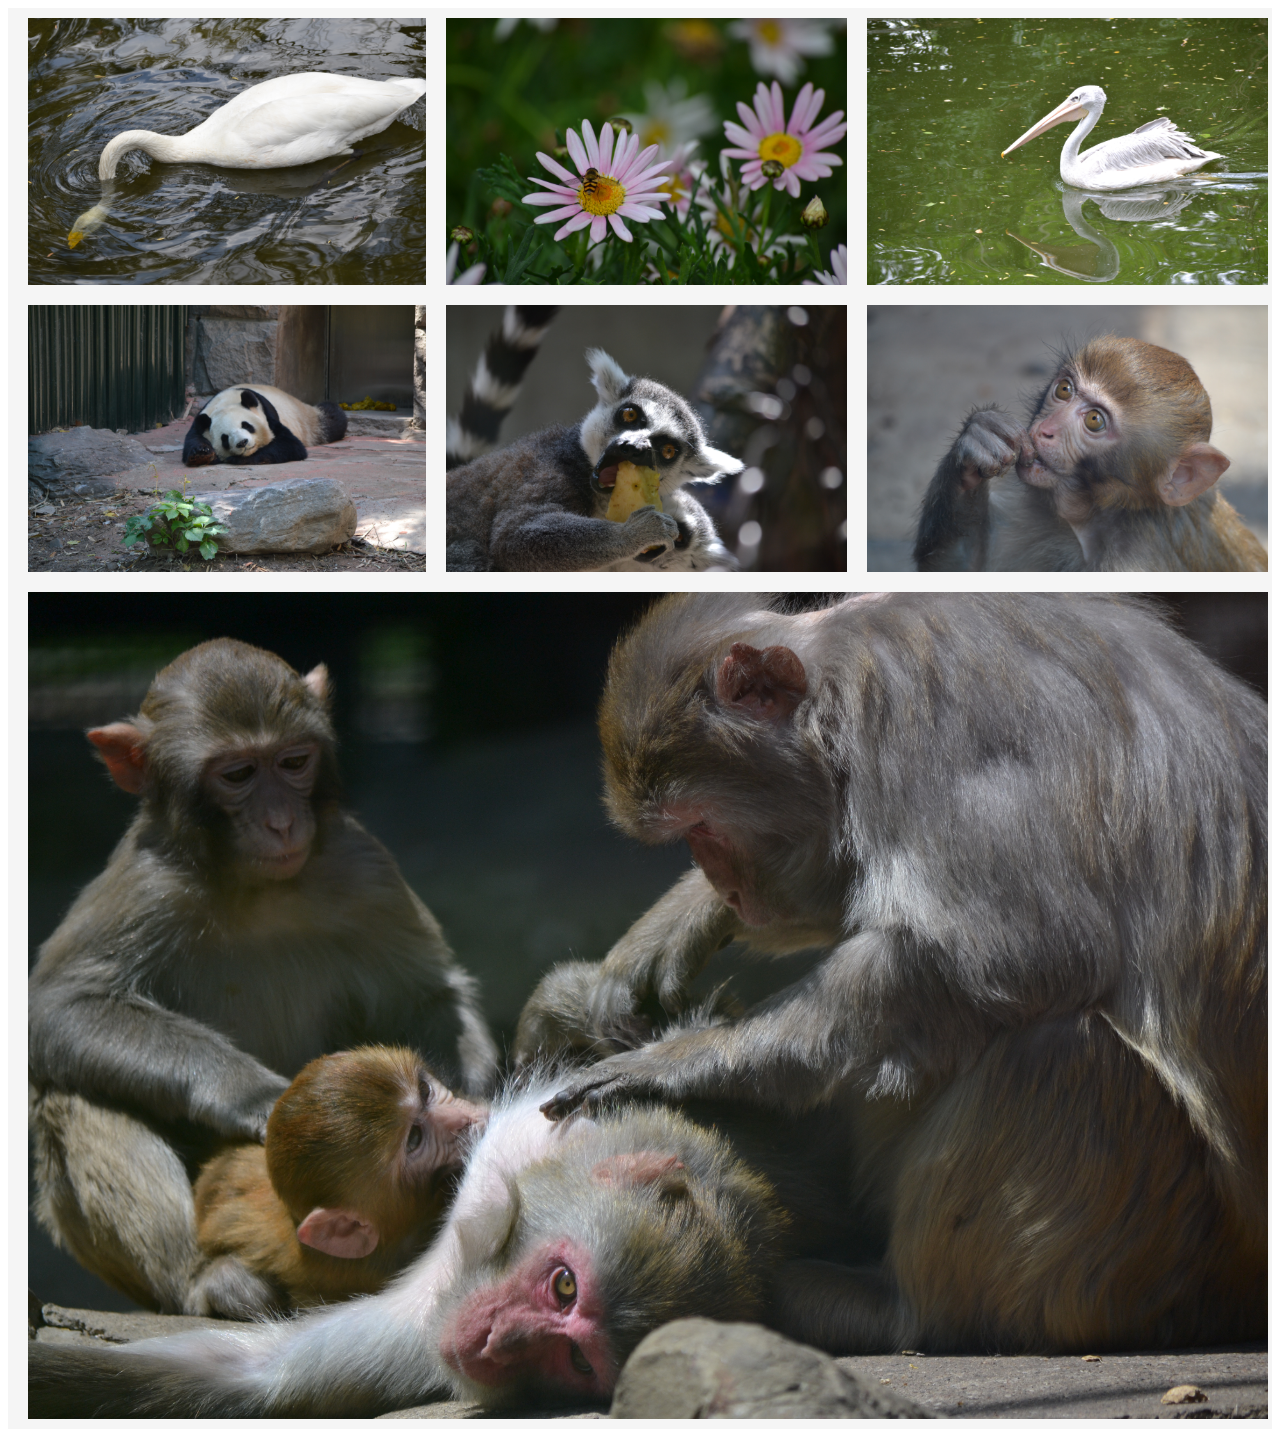
<file: photo/index.html>
<!DOCTYPE html>
<html>
<head>
    <meta charset="utf-8" />
    <title>图片等高响应式布局</title>
    <link rel="stylesheet" type="text/css" href="page.css">
</head>
<body>
<div class="imgList">
    <div class="imgItem" data-url="images/1.jpg" onclick="icon_on_click(this)">
        <div class="imgItem-cover">
            <div class="imgItem-descript textoverflow">
                <p class="imgItem-title">白天鹅（北京动物园）</p>
                <small class="imgItem-time">2015-5</small>
            </div>
            <div class="imgItem-opt">
                <div class="imgItem-comment">
                    <i class="comment-btn" onselectstart="return false"></i>
                    <span class="comment-num"></span>
                </div>
                <div class="imgItem-praise">
                    <i class="praise-btn" onselectstart="return false"></i>
                    <span class="praise-num"></span>
                </div>
            </div>
        </div>
        <a>
            <img src="images/1.jpg" />
        </a>
    </div>
    <div class="imgItem" data-url="images/2.jpg" onclick="icon_on_click(this)">
        <div class="imgItem-cover">
            <div class="imgItem-descript textoverflow">
                <p class="imgItem-title">蜜蜂与花</p>
                <small class="imgItem-time">2015-5</small>
            </div>
            <div class="imgItem-opt">
                <div class="imgItem-comment">
                    <i class="comment-btn" onselectstart="return false"></i>
                    <span class="comment-num"></span>
                </div>
                <div class="imgItem-praise">
                    <i class="praise-btn" onselectstart="return false"></i>
                    <span class="praise-num"></span>
                </div>
            </div>
        </div>
        <a>
            <img src="images/2.jpg" />
        </a>
    </div>
    <div class="imgItem" data-url="images/3.jpg" onclick="icon_on_click(this)">
        <div class="imgItem-cover">
            <div class="imgItem-descript textoverflow">
                <p class="imgItem-title">这是什么鸟？</p>
                <small class="imgItem-time">2015-5</small>
            </div>
            <div class="imgItem-opt">
                <div class="imgItem-comment">
                    <i class="comment-btn" onselectstart="return false"></i>
                    <span class="comment-num"></span>
                </div>
                <div class="imgItem-praise">
                    <i class="praise-btn" onselectstart="return false"></i>
                    <span class="praise-num"></span>
                </div>
            </div>
        </div>
        <a>
            <img src="images/3.jpg" />
        </a>
    </div>
    <div class="imgItem" data-url="images/5.jpg" onclick="icon_on_click(this)">
        <div class="imgItem-cover">
            <div class="imgItem-descript textoverflow">
                <p class="imgItem-title">大熊猫</p>
                <small class="imgItem-time">2015-5</small>
            </div>
            <div class="imgItem-opt">
                <div class="imgItem-comment">
                    <i class="comment-btn" onselectstart="return false"></i>
                    <span class="comment-num"></span>
                </div>
                <div class="imgItem-praise">
                    <i class="praise-btn" onselectstart="return false"></i>
                    <span class="praise-num"></span>
                </div>
            </div>
        </div>
        <a>
            <img src="images/5.jpg" />
        </a>
    </div>

    <div class="imgItem" data-url="images/6.jpg" onclick="icon_on_click(this)">
        <div class="imgItem-cover">
            <div class="imgItem-descript textoverflow">
                <p class="imgItem-title">好好吃的样子啊</p>
                <small class="imgItem-time">2015-5</small>
            </div>
            <div class="imgItem-opt">
                <div class="imgItem-comment">
                    <i class="comment-btn" onselectstart="return false"></i>
                    <span class="comment-num"></span>
                </div>
                <div class="imgItem-praise">
                    <i class="praise-btn" onselectstart="return false"></i>
                    <span class="praise-num"></span>
                </div>
            </div>
        </div>
        <a>
            <img src="images/6.jpg" />
        </a>
    </div>

    <div class="imgItem" data-url="images/7.jpg" onclick="icon_on_click(this)">
        <div class="imgItem-cover">
            <div class="imgItem-descript textoverflow">
                <p class="imgItem-title">猴子你在思索神马呢？</p>
                <small class="imgItem-time">2015-5</small>
            </div>
            <div class="imgItem-opt">
                <div class="imgItem-comment">
                    <i class="comment-btn" onselectstart="return false"></i>
                    <span class="comment-num"></span>
                </div>
                <div class="imgItem-praise">
                    <i class="praise-btn" onselectstart="return false"></i>
                    <span class="praise-num"></span>
                </div>
            </div>
        </div>
        <a>
            <img src="images/7.jpg" />
        </a>
    </div>

    <div class="imgItem" data-url="images/8.jpg" onclick="icon_on_click(this)">
        <div class="imgItem-cover">
            <div class="imgItem-descript textoverflow">
                <p class="imgItem-title">也给我挠痒痒呗</p>
                <small class="imgItem-time">2015-5</small>
            </div>
            <div class="imgItem-opt">
                <div class="imgItem-comment">
                    <i class="comment-btn" onselectstart="return false"></i>
                    <span class="comment-num"></span>
                </div>
                <div class="imgItem-praise">
                    <i class="praise-btn" onselectstart="return false"></i>
                    <span class="praise-num"></span>
                </div>
            </div>
        </div>
        <a>
            <img src="images/8.jpg" />
        </a>
    </div>
</div>
<div id="active_pan_wrap" class="active_pan_wrap a hide">
    <div id="active_pan" class="active_pan">
        <img id="bigpic" class="bigpic" />
        <div title="关闭" class="active_pan_wrap_close a" onclick="active_pan_wrap_hide();"></div>
    </div>
</div>
<script type="text/javascript" src="jquery-1.8.3.min.js"></script>
<script type="text/javascript" src="photo.js"></script>
<script>
    function icon_on_click(el){
        var bigpic= el.getAttribute("data-url");
        document.getElementById("active_pan_wrap").setAttribute("class","a active_pan_wrap");
        document.getElementById("bigpic").setAttribute("src",bigpic);
    }
    function active_pan_wrap_hide(){
        document.getElementById("active_pan_wrap").setAttribute("class","a active_pan_wrap hide");
    }
</script>
</body>
</html>
</file>
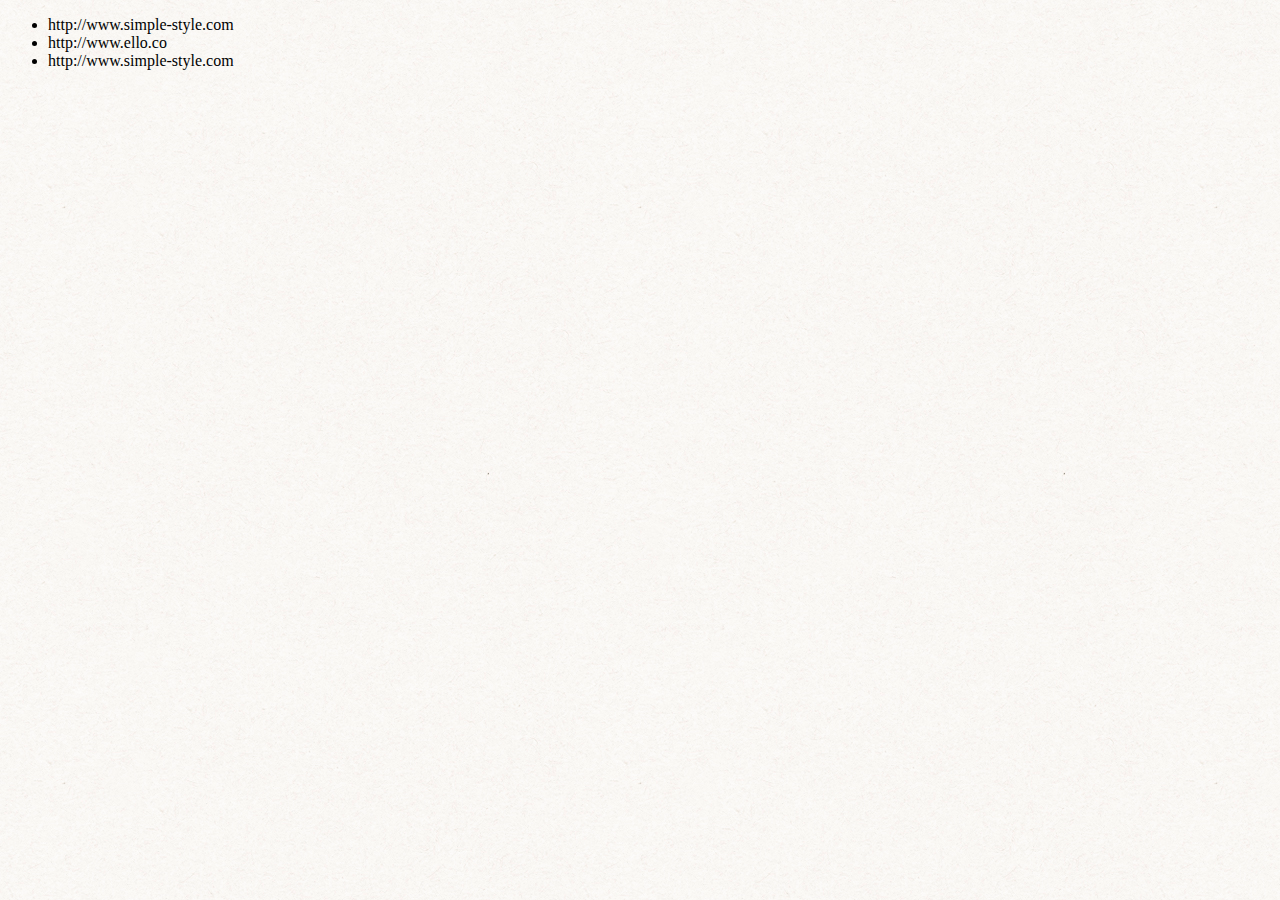
<file: site.html>
<!DOCTYPE html>
<html>
<head lang="en">
    <meta charset="UTF-8">
    <title></title>
    <meta name="viewport" content="initial-scale=2.0,maximum-scale=1,user-scalable=no">
    <link rel="stylesheet" href="css/ui.css">
</head>
<body>
    <ul class="items">
        <li class="item">
            <div class="title">http://www.simple-style.com</div>
            <div class="info"></div>
            <div class="icon"></div>
            <a class="site_link" href="http://www.simple-style.com" target="_blank"></a>
        </li>
        <li class="item">
            <div class="title">http://www.ello.co</div>
            <div class="info"></div>
            <div class="icon"></div>
            <a class="site_link" href="http://www.ello.co" target="_blank"></a>
        </li>
        <li class="item">
            <div class="title">http://www.simple-style.com</div>
            <div class="info"></div>
            <div class="icon"></div>
            <a class="site_link" href="http://www.simple-style.com" target="_blank"></a>
        </li>
    </ul>
</body>
</html>
</file>
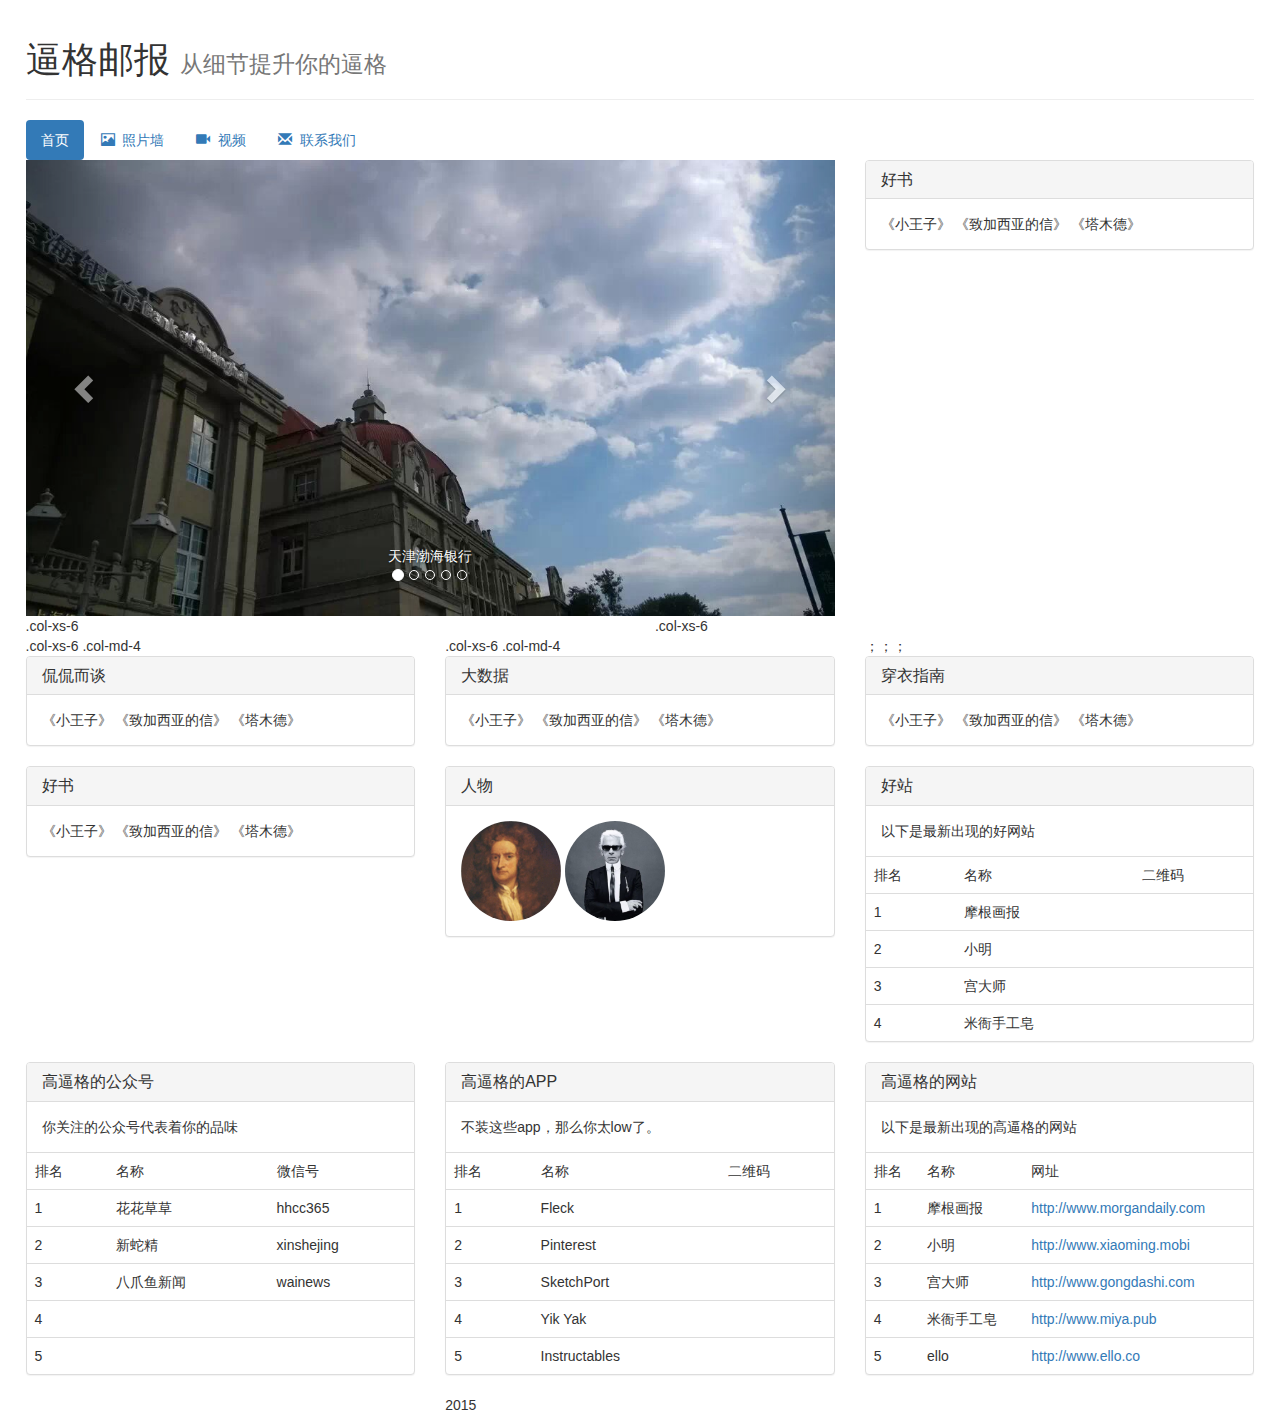
<file: test.html>
<!DOCTYPE html>
<html>
<head lang="en">
    <meta charset="UTF-8">
    <title></title>
    <link rel="stylesheet" href="css/bootstrap.min.css">
    <script src="js/jquery.min.js"></script>
    <script src="js/bootstrap.min.js"></script>
    <style>
        body{
            width: 96%;
            margin: auto;
        }
    </style>
</head>
<body>
<div class="page-header">
    <h1>逼格邮报 <small>从细节提升你的逼格</small></h1>
</div>

<ul class="nav nav-pills">
    <li role="presentation" class="active"><a href="#">首页</a></li>
    <li role="presentation"><a href="pic" target="_blank"><span class="glyphicon glyphicon-picture"></span>&nbsp;&nbsp;照片墙</a></li>
    <li role="presentation"><a href="video" target="_blank"><span class="glyphicon glyphicon-facetime-video"></span>&nbsp;&nbsp;视频</a></li>

    <li role="presentation"><a href="about"><span class="glyphicon glyphicon-envelope"></span>&nbsp;&nbsp;联系我们</a></li>
</ul>

<div class="row">
    <div class="col-xs-12 col-md-8">
        <!---->
        <div id="carousel-example-generic" class="carousel slide" data-ride="carousel">
            <!-- Indicators -->
            <ol class="carousel-indicators">
                <li data-target="#carousel-example-generic" data-slide-to="0" class="active"></li>
                <li data-target="#carousel-example-generic" data-slide-to="1"></li>
                <li data-target="#carousel-example-generic" data-slide-to="2"></li>
                <li data-target="#carousel-example-generic" data-slide-to="3"></li>
                <li data-target="#carousel-example-generic" data-slide-to="4"></li>
            </ol>

            <!-- Wrapper for slides -->
            <div class="carousel-inner" role="listbox">
                <div class="item active">
                    <img src="pic/icons/1.jpg" alt="...">

                    <div class="carousel-caption">
                        天津渤海银行
                    </div>
                </div>
                <div class="item">
                    <img src="pic/icons/2.jpg" alt="...">

                    <div class="carousel-caption">
                        天津海河芦苇草
                    </div>
                </div>
                <div class="item">
                    <img src="images/1.jpg" alt="...">

                    <div class="carousel-caption">
                        厦门大学黑天鹅
                    </div>
                </div>
                <div class="item">
                    <img src="images/2.jpg" alt="...">

                    <div class="carousel-caption">
                        北京动物园猴子
                    </div>
                </div>
                <div class="item">
                    <img src="pic/icons/5.jpg" alt="...">

                    <div class="carousel-caption">
                        天津海河小海螺
                    </div>
                </div>
            </div>

            <!-- Controls -->
            <a class="left carousel-control" href="#carousel-example-generic" role="button" data-slide="prev">
                <span class="glyphicon glyphicon-chevron-left" aria-hidden="true"></span>
                <span class="sr-only">Previous</span>
            </a>
            <a class="right carousel-control" href="#carousel-example-generic" role="button" data-slide="next">
                <span class="glyphicon glyphicon-chevron-right" aria-hidden="true"></span>
                <span class="sr-only">Next</span>
            </a>
        </div>
        <!---->
    </div>
    <div class="col-xs-6 col-md-4">
        <div class="panel panel-default">
            <div class="panel-heading">
                <h3 class="panel-title">好书</h3>
            </div>
            <div class="panel-body">
                《小王子》
                《致加西亚的信》
                《塔木德》
            </div>
        </div>
    </div>
</div>

<div class="row">
    <div class="col-xs-6">.col-xs-6</div>
    <div class="col-xs-6">.col-xs-6</div>
</div>

<div class="row">
    <div class="col-xs-6 col-md-4">.col-xs-6 .col-md-4</div>
    <div class="col-xs-6 col-md-4">.col-xs-6 .col-md-4</div>
    <div class="col-xs-6 col-md-4">；；；
    </div>
</div>

<div class="row">
    <div class="col-xs-6 col-md-4">
        <div class="panel panel-default">
            <div class="panel-heading">
                <h3 class="panel-title">侃侃而谈</h3>
            </div>
            <div class="panel-body">
                《小王子》
                《致加西亚的信》
                《塔木德》
            </div>
        </div>
    </div>
    <div class="col-xs-6 col-md-4">
        <div class="panel panel-default">
            <div class="panel-heading">
                <h3 class="panel-title">大数据</h3>
            </div>
            <div class="panel-body">
                《小王子》
                《致加西亚的信》
                《塔木德》
            </div>
        </div>
    </div>
    <div class="col-xs-6 col-md-4">
        <div class="panel panel-default">
            <div class="panel-heading">
                <h3 class="panel-title">穿衣指南</h3>
            </div>
            <div class="panel-body">
                《小王子》
                《致加西亚的信》
                《塔木德》
            </div>
        </div>
    </div>
</div>

<div class="row">
    <div class="col-xs-6 col-md-4">
        <div class="panel panel-default">
            <div class="panel-heading">
                <h3 class="panel-title">好书</h3>
            </div>
            <div class="panel-body">
                《小王子》
                《致加西亚的信》
                《塔木德》
            </div>
        </div>
    </div>
    <div class="col-xs-6 col-md-4">
        <div class="panel panel-default">
            <div class="panel-heading">
                <h3 class="panel-title">人物</h3>
            </div>
            <div class="panel-body">
                <img src="face/1.jpeg" width="100" alt="牛顿" class="img-circle">
                <img src="face/2.jpg" width="100" alt="卡尔·拉格斐" class="img-circle">
            </div>
        </div>

    </div>
    <div class="col-xs-6 col-md-4">
        <div class="panel panel-default">
            <div class="panel-heading">
                <h3 class="panel-title">好站</h3>
            </div>
            <div class="panel-body">
                以下是最新出现的好网站
            </div>
            <div class="table-responsive">
                <table class="table table-hover">
                    <thead>
                    <tr>
                        <td>排名</td>
                        <td>名称</td>
                        <td>二维码</td>
                    </tr>
                    </thead>
                    <tbody>
                    <tr>
                        <td>1</td>
                        <td>摩根画报</td>
                        <td></td>
                    </tr>
                    <tr>
                        <td>2</td>
                        <td>小明</td>
                        <td></td>
                    </tr>
                    <tr>
                        <td>3</td>
                        <td>宫大师</td>
                        <td></td>
                    </tr>
                    <tr>
                        <td>4</td>
                        <td>米衙手工皂</td>
                        <td></td>
                    </tr>
                    </tbody>
                </table>
            </div>
        </div>

    </div>
</div>


<div class="row">
    <div class="col-xs-6 col-md-4">
        <div class="panel panel-default">
            <div class="panel-heading">
                <h3 class="panel-title">高逼格的公众号</h3>
            </div>
            <div class="panel-body">
                你关注的公众号代表着你的品味

            </div>
            <div class="table-responsive">
                <table class="table table-hover">
                    <thead>
                    <tr>
                        <td>排名</td>
                        <td>名称</td>
                        <td>微信号</td>
                    </tr>
                    </thead>
                    <tbody>
                    <tr>
                        <td>1</td>
                        <td>花花草草</td>
                        <td>hhcc365
                        </td>
                    </tr>
                    <tr>
                        <td>2</td>
                        <td>新蛇精</td>
                        <td>
                            xinshejing
                        </td>
                    </tr>
                    <tr>
                        <td>3</td>
                        <td>八爪鱼新闻</td>
                        <td>
                          wainews
                        </td>
                    </tr>
                    <tr>
                        <td>4</td>
                        <td></td>
                        <td>

                        </td>
                    </tr>
                    <tr>
                        <td>5</td>
                        <td></td>
                        <td>

                        </td>
                    </tr>
                    </tbody>
                </table>
            </div>

        </div>
    </div>
    <div class="col-xs-6 col-md-4">
        <div class="panel panel-default">
            <div class="panel-heading">
                <h3 class="panel-title">高逼格的APP</h3>
            </div>
            <div class="panel-body">
                不装这些app，那么你太low了。
            </div>
            <div class="table-responsive">
                <table class="table table-hover">
                    <thead>
                    <tr>
                        <td>排名</td>
                        <td>名称</td>
                        <td>二维码</td>
                    </tr>
                    </thead>
                    <tbody>
                    <tr>
                        <td>1</td>
                        <td><span
                                id="btn_Fleck"
                                onmouseover="$('#btn_Fleck').popover('show');"
                                onmouseout="$('#btn_Fleck').popover('hide');"
                                type="button"
                                class="" data-container="body"
                                data-toggle="popover" data-placement="top"
                                data-content="寻找创意和灵感，艺术家的小众app。">
                                Fleck
                            </span></td>
                        <td></td>
                    </tr>
                    <tr>
                        <td>2</td>
                        <td><span
                                id="btn_Pinterest"
                                onmouseover="$('#btn_Pinterest').popover('show');"
                                onmouseout="$('#btn_Pinterest').popover('hide');"
                                type="button"
                                class="" data-container="body"
                                data-toggle="popover" data-placement="top"
                                data-content="后起新秀，完胜facebook。">
                                Pinterest
                            </span></td>
                        <td></td>
                    </tr>
                    <tr>
                        <td>3</td>
                        <td>
                            <span
                                    id="btn_SketchPort"
                                    onmouseover="$('#btn_SketchPort').popover('show');"
                                    onmouseout="$('#btn_SketchPort').popover('hide');"
                                    type="button"
                                    class="" data-container="body"
                                    data-toggle="popover" data-placement="top"
                                    data-content="iphone平台的绘画软件，用手机绘画的艺术家必备。">
                                SketchPort
                            </span></td>
                        <td></td>
                    </tr>
                    <tr>
                        <td>4</td>
                        <td>
                            <span
                                                                id="btn_YikYak"
                                                                onmouseover="$('#btn_YikYak').popover('show');"
                                                                onmouseout="$('#btn_YikYak').popover('hide');"
                                                                type="button"
                                                                class="" data-container="body"
                                                                data-toggle="popover" data-placement="top"
                                                                data-content="匿名的地理位置状态APP，匿名告诉别人你在哪儿正在想什么或做什么。">
                                Yik Yak
                            </span></td>
                        <td>

                        </td>
                    </tr>
                    <tr>
                        <td>5</td>
                        <td>
                            <span
                                    id="btn_Instructables"
                                    onmouseover="$('#btn_Instructables').popover('show');"
                                    onmouseout="$('#btn_Instructables').popover('hide');"
                                    type="button"
                                    class="" data-container="body"
                                    data-toggle="popover" data-placement="top"
                                    data-content="DIY高手或想成为DIY高手就使用这款应用吧！">
                                Instructables
                            </span>
                        </td>
                        <td></td>
                    </tr>
                    </tbody>
                </table>
            </div>
        </div>

    </div>
    <div class="col-xs-6 col-md-4">
        <div class="panel panel-default">
            <div class="panel-heading">
                <h3 class="panel-title">高逼格的网站</h3>
            </div>
            <div class="panel-body">
                以下是最新出现的高逼格的网站
            </div>
            <div class="table-responsive">
                <table class="table table-hover">
                    <thead>
                    <tr>
                        <td>排名</td>
                        <td>名称</td>
                        <td>网址</td>
                    </tr>
                    </thead>
                    <tbody>
                    <tr>
                        <td>1</td>
                        <td>摩根画报</td>
                        <td>
                            <a href="http://www.morgandaily.com" target="_blank">http://www.morgandaily.com</a>
                        </td>
                    </tr>
                    <tr>
                        <td>2</td>
                        <td>小明</td>
                        <td>
                            <a href="http://www.xiaoming.mobi" target="_blank">http://www.xiaoming.mobi</a>
                        </td>
                    </tr>
                    <tr>
                        <td>3</td>
                        <td>宫大师</td>
                        <td>
                            <a href="http://www.gongdashi.com" target="_blank">http://www.gongdashi.com</a>
                        </td>
                    </tr>
                    <tr>
                        <td>4</td>
                        <td>米衙手工皂</td>
                        <td>
                            <a href="http://www.miya.pub" target="_blank">http://www.miya.pub</a>
                        </td>
                    </tr>
                    <tr>
                        <td>5</td>
                        <td>ello</td>
                        <td>
                            <a href="http://www.ello.co" target="_blank">http://www.ello.co</a>
                        </td>
                    </tr>
                    </tbody>
                </table>
            </div>
        </div>

    </div>
</div>

<div class="row">
    <div class="col-xs-6 col-md-4"></div>
    <div class="col-xs-6 col-md-4">2015</div>
    <div class="col-xs-6 col-md-4"></div>
</div>
</body>
</html>
</file>
<file: photo/page.css>
.imgListInit {
    overflow: hidden;
    height: 0;
}

.imgList {
    letter-spacing: -3px;
    font-size: 0px;
    line-height: 0px;
    margin: 0 auto;
    background-color: rgb(245, 245, 245);
}

.imgList .imgItem {
    display: inline-block;
    *display: inline;
    zoom: 1;
    vertical-align: top;
    overflow: hidden;
    cursor: pointer;
}

.imgList .imgItem a {
    display: inline-block;
    *display: inline;
    zoom: 1;
    text-decoration: none;
}

.imgList .imgItem a img {
    display: inline-block;
    *display: inline;
    zoom: 1;
}

.imgItem {
    display: inline-block;
    position: relative;
    z-index: 0;
}

.imgItem-cover {
    position: absolute;
    z-index: 1;
    width: 100%;
    height: 60px;
    font-size: 14px;
    bottom: -60px;
    color: #fff;
    font-family: '微软雅黑';
    letter-spacing: 0px;
    line-height: 14px;
}

.imgItem-cover .hide {
    display: none;
}

.imgItem:hover .imgItem-cover {
    display: inline-block;
    bottom: 0;
    background-image: -webkit-gradient(linear, left top, left bottom, from(transparent), to(rgba(0, 0, 0, .7)));
    background-image: -webkit-linear-gradient(top, transparent, rgba(0, 0, 0, .7));
    background-image: -moz-linear-gradient(top, transparent, rgba(0, 0, 0, .7));
    background-image: -o-linear-gradient(top, transparent, rgba(0, 0, 0, .7));
    background-image: linear-gradient(to bottom, transparent, rgba(0, 0, 0, .7));
    -ms-filter: "progid:DXImageTransform.Microsoft.gradient(startColorstr='#00000000', endColorstr='#B2000000',gradientType=0)";
    filter: progid:DXImageTransform.Microsoft.gradient(startColorstr='#00000000', endColorstr='#B2000000', gradientType=0);
}

.cf:before, .cf:after {
    content: "";
    display: table;
}

.cf:after {
    clear: both;
}

/* For IE 6/7 (trigger hasLayout) */
.cf {
    zoom: 1;
}

.imgItem-opt {
    display: inline-block;
    display: inline;
    *zoom: 1;
    position: absolute;
    right: 15px;
    bottom: -60px;
    -webkit-transition: all 0.15s ease-in;
    -moz-transition: all 0.15s ease-in;
    -ms-transition: all 0.15s ease-in;
    transition: all 0.15s ease-in;
}

.imgItem:hover .imgItem-opt {
    bottom: 20px;
}

.imgItem-descript {
    display: inline-block;
    display: inline;
    *zoom: 1;
    position: absolute;
    bottom: -60px;
    left: 15px;
    -webkit-transition: all 0.15s ease-in;
    -moz-transition: all 0.15s ease-in;
    -ms-transition: all 0.15s ease-in;
    transition: all 0.15s ease-in;
}

.imgItem:hover .imgItem-descript {
    bottom: 10px;
}

.imgItem-title {
    margin-bottom: 5px;
    font-size: 14px;
    line-height: 14px;
}

.imgItem-time {
    line-height: 16px;
    font-size: 12px;
}

.imgItem-comment {
    margin-left: 10px;
    display: inline-block;
    display: inline;
    *zoom: 1;
}

.imgItem-praise {
    display: inline-block;
    display: inline;
    *zoom: 1;
}

.comment-btn, .praise-btn {
    display: inline-block;
    line-height: 16px;
    height: 16px;
    width: 16px;
    cursor: pointer;
    vertical-align: middle;
    margin-right: 3px;
}

.center {
    position: absolute;
    top: 0;
    left: 0;
    right: 0;
    bottom: 0;
    margin: auto;
    height: 70px;
}
.ani{
    -webkit-transform: translate3d(812.09px, 401.7px, 0px) scale(1) rotate(0deg);
}
.btn{
    cursor: pointer;
}
.bigpic{
    position: absolute;
    top: 0;
    left: 0;
    right: 0;
    bottom: 0;
    margin: auto;
    display: table;
    max-width: 100%;
    max-height: 100%;
}

.active_pan_wrap{
    position: fixed;
    top: 0;
    left: 0;
    right: 0;
    bottom: 0;
    margin: auto;
    width: 100%;
    height: 100%;
    background: rgba(0,0,0,0.8);
}

.active_pan{
    position: absolute;
    top: 0;
    left: 0;
    right: 0;
    bottom: 0;
    margin: auto;
    width: 70%;
    height: 70%;
    background:#ccc;
    border-radius:20px;
}
.active_pan_wrap_close{
    width: 40px;
    height:40px;
    background: url(icons/close.svg);
    background-size: 100%;
    position: absolute;
    top: -20px;
    right: -20px;
    cursor: pointer;
}
.active_pan_wrap_close:hover{
    width: 40px;
    height:40px;
    background: url(icons/close.svg);
    background-size: 100%;
    position: absolute;
    top: -20px;
    right: -20px;
    cursor: pointer;
    -webkit-transform:rotate(-180deg);
}
.a{
    -webkit-transition: all 0.2s;
    transition: all 0.2s;
}
.hide{
    width: 0;
    height: 0;
    overflow: hidden;
}
</file>
<file: css/ui.css>
body{
    background: url(/images/bg.jpg);
}
</file>
